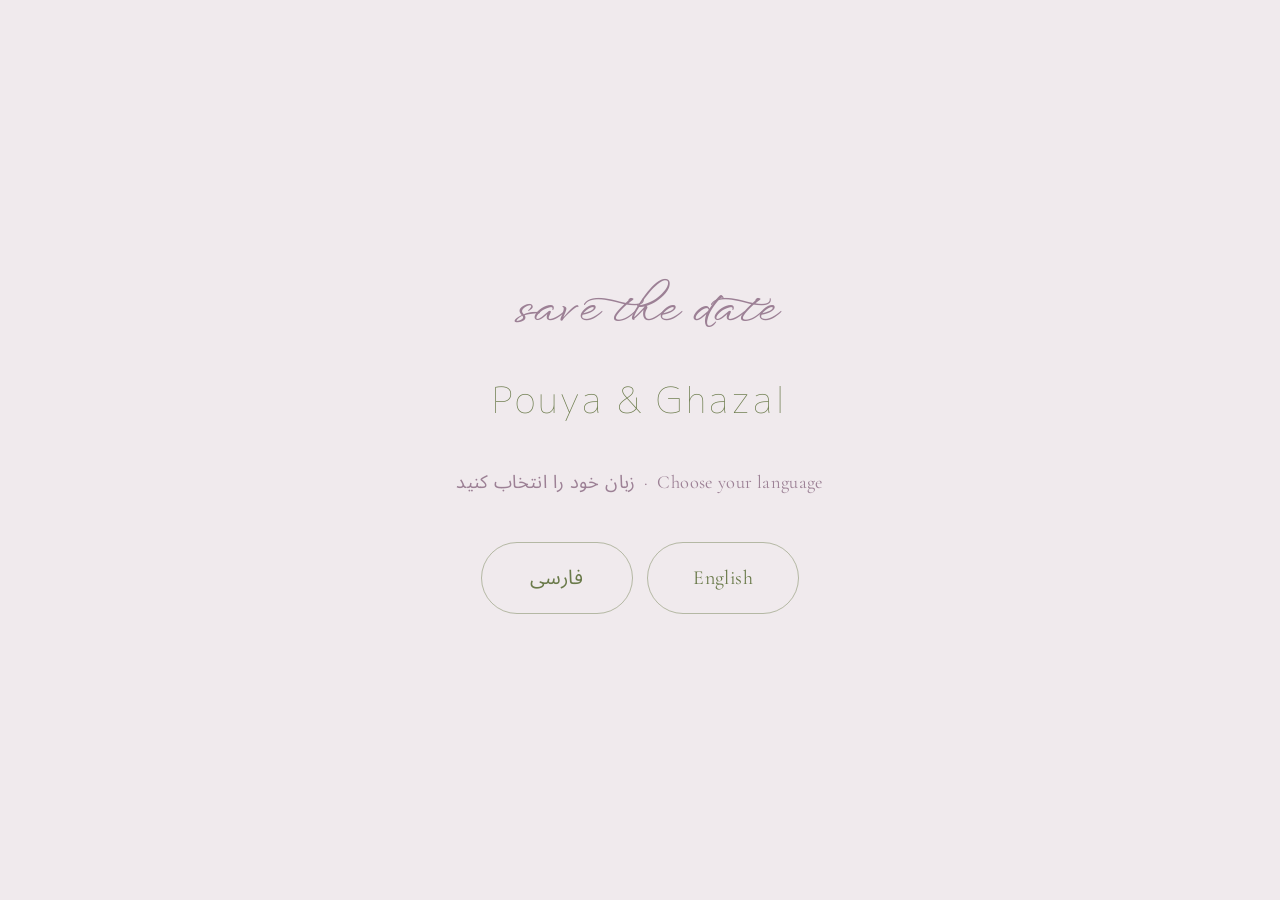
<file: index.html>
<!DOCTYPE html>
<html lang="en">
<head>
  <meta charset="UTF-8">
  <meta name="viewport" content="width=device-width, initial-scale=1.0, viewport-fit=cover, interactive-widget=resizes-content">
  <meta name="format-detection" content="telephone=no">
  <meta name="apple-mobile-web-app-capable" content="yes">
  <meta name="apple-mobile-web-app-status-bar-style" content="default">
  <script>
    (function () {
      function syncAppHeight() {
        var h =
          (window.visualViewport && window.visualViewport.height) ||
          window.innerHeight;
        document.documentElement.style.setProperty(
          "--app-height",
          Math.round(h) + "px"
        );
      }
      syncAppHeight();
      window.addEventListener("resize", syncAppHeight, { passive: true });
      if (window.visualViewport) {
        window.visualViewport.addEventListener("resize", syncAppHeight, {
          passive: true,
        });
      }
    })();
  </script>
  <title>Pouya &amp; Ghazal</title>
  <link rel="preconnect" href="https://fonts.googleapis.com">
  <link rel="preconnect" href="https://fonts.gstatic.com" crossorigin>
  <link href="https://fonts.googleapis.com/css2?family=Cormorant+Garamond:ital,wght@0,400;0,500;1,400&family=WindSong:wght@400;500&family=M+PLUS+1p:wght@100;300;400&family=Noto+Sans+Arabic:wght@100..900&display=swap" rel="stylesheet">
  <style>
    * { box-sizing: border-box; margin: 0; }

    :root {
      --nude-bg: #f0f4ec;
      --nude-panel: rgb(240, 234, 237);
      --nude-text: #6a7a4a;
      --nude-text-soft: #9c8095;
      --viewport-height: 100vh;
      --viewport-height: 100svh;
      --viewport-height: 100dvh;
      --app-height: var(--viewport-height);
    }

    html {
      height: 100%;
      height: -webkit-fill-available;
      height: var(--app-height);
    }

    body {
      min-height: 100%;
      min-height: -webkit-fill-available;
      min-height: var(--app-height);
      display: flex;
      align-items: center;
      justify-content: center;
      padding: max(2rem, env(safe-area-inset-top)) 1.25rem max(2rem, env(safe-area-inset-bottom));
      color: var(--nude-text);
      background: var(--nude-panel);
      -webkit-text-size-adjust: 100%;
      text-size-adjust: 100%;
      -webkit-tap-highlight-color: transparent;
    }

    .chooser {
      display: flex;
      flex-direction: column;
      align-items: center;
      gap: 2.25rem;
      text-align: center;
      animation: chooser-fade-in 0.9s ease both;
    }

    @keyframes chooser-fade-in {
      from { opacity: 0; transform: translateY(10px); }
      to { opacity: 1; transform: translateY(0); }
    }

    .chooser__script {
      font-family: "WindSong", cursive;
      font-weight: 500;
      font-size: clamp(1.9rem, 8vw, 2.9rem);
      color: var(--nude-text-soft);
      line-height: 1.1;
    }

    .chooser__names {
      font-family: "M PLUS 1p", sans-serif;
      font-weight: 100;
      letter-spacing: 0.08em;
      font-size: clamp(1.5rem, 6vw, 2.25rem);
      color: var(--nude-text);
    }

    .chooser__prompt {
      font-family: "Cormorant Garamond", Georgia, serif;
      font-size: clamp(1rem, 3.4vw, 1.15rem);
      letter-spacing: 0.02em;
      color: var(--nude-text-soft);
    }

    .chooser__prompt span[lang="fa"] {
      font-family: "Noto Sans Arabic", sans-serif;
    }

    .chooser__actions {
      display: flex;
      flex-wrap: wrap;
      justify-content: center;
      gap: 0.9rem;
      margin-top: 0.25rem;
    }

    .chooser__link {
      display: inline-flex;
      align-items: center;
      justify-content: center;
      min-width: 9.5rem;
      padding: 0.85rem 2rem;
      border-radius: 999px;
      border: 1px solid color-mix(in srgb, var(--nude-text) 45%, transparent);
      background: transparent;
      color: var(--nude-text);
      font-size: clamp(1.05rem, 3.4vw, 1.25rem);
      letter-spacing: 0.02em;
      text-decoration: none;
      transition:
        background 0.35s ease,
        color 0.35s ease,
        border-color 0.35s ease;
    }

    .chooser__link:hover,
    .chooser__link:focus-visible {
      background: var(--nude-text);
      color: var(--nude-panel);
      border-color: var(--nude-text);
      outline: none;
    }

    .chooser__link--fa {
      font-family: "Noto Sans Arabic", sans-serif;
    }

    .chooser__link--en {
      font-family: "Cormorant Garamond", Georgia, serif;
    }
  </style>
</head>
<body>
  <main class="chooser">
    <p class="chooser__script">save the date</p>
    <h1 class="chooser__names">Pouya &amp; Ghazal</h1>
    <p class="chooser__prompt">
      <span lang="fa" dir="rtl">زبان خود را انتخاب کنید</span>
      &nbsp;·&nbsp;
      <span lang="en">Choose your language</span>
    </p>
    <div class="chooser__actions">
      <a class="chooser__link chooser__link--fa" href="fa/index.html" lang="fa" dir="rtl">فارسی</a>
      <a class="chooser__link chooser__link--en" href="en/index.html" lang="en" dir="ltr">English</a>
    </div>
  </main>
</body>
</html>
</file>
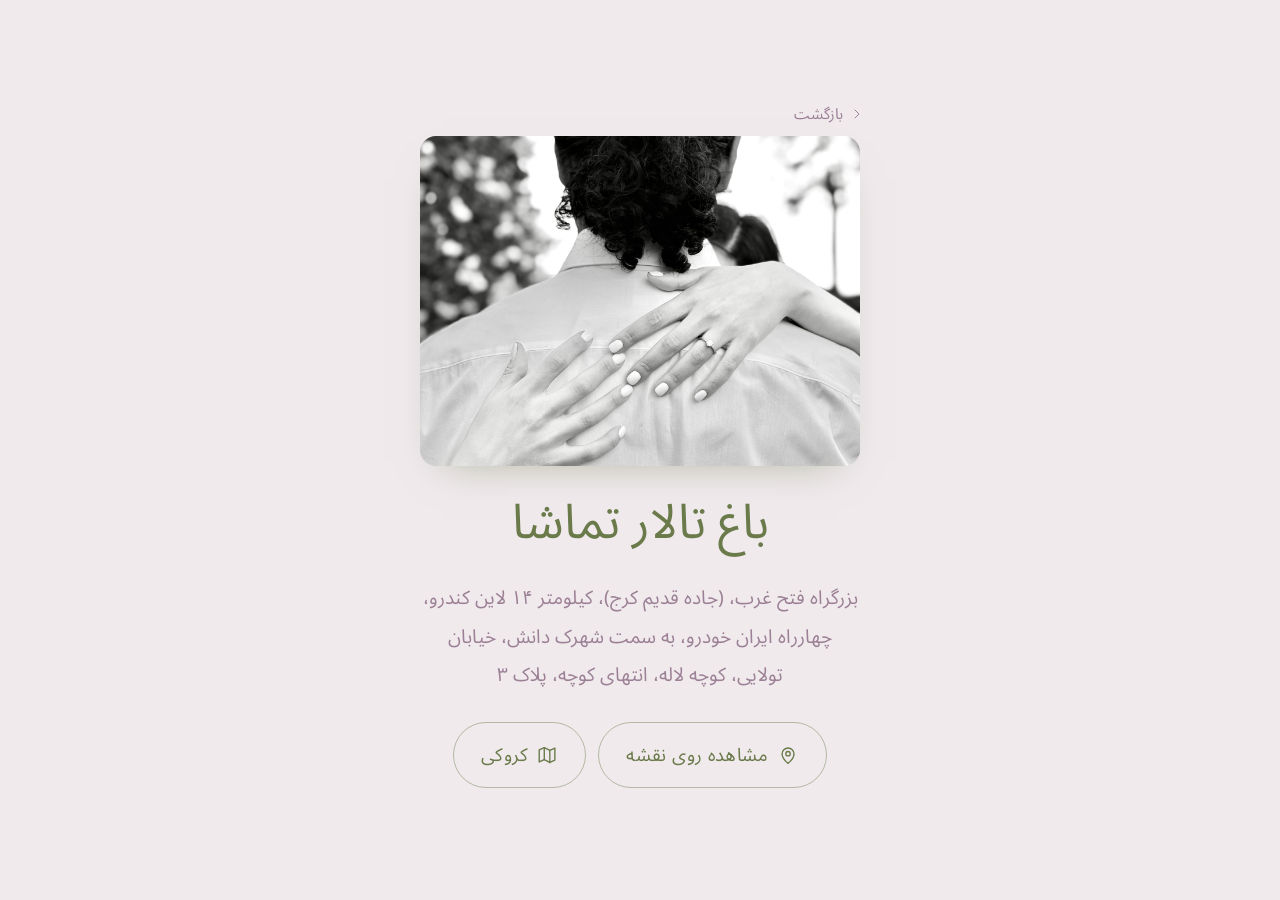
<file: address.html>
<!DOCTYPE html>
<html lang="fa" dir="rtl">
<head>
  <meta charset="UTF-8">
  <meta name="viewport" content="width=device-width, initial-scale=1.0, viewport-fit=cover, interactive-widget=resizes-content">
  <meta name="format-detection" content="telephone=no">
  <meta name="apple-mobile-web-app-capable" content="yes">
  <meta name="apple-mobile-web-app-status-bar-style" content="default">
  <script>
    (function () {
      function syncAppHeight() {
        var h =
          (window.visualViewport && window.visualViewport.height) ||
          window.innerHeight;
        document.documentElement.style.setProperty(
          "--app-height",
          Math.round(h) + "px"
        );
      }
      syncAppHeight();
      window.addEventListener("resize", syncAppHeight, { passive: true });
      if (window.visualViewport) {
        window.visualViewport.addEventListener("resize", syncAppHeight, {
          passive: true,
        });
      }
    })();
  </script>
  <title>آدرس · Pouya &amp; Ghazal</title>
  <link rel="preconnect" href="https://fonts.googleapis.com">
  <link rel="preconnect" href="https://fonts.gstatic.com" crossorigin>
  <link href="https://fonts.googleapis.com/css2?family=Cormorant+Garamond:ital,wght@0,400;0,500;1,400&family=WindSong:wght@400;500&family=M+PLUS+1p:wght@100;300;400&family=Noto+Sans+Arabic:wght@100..900&display=swap" rel="stylesheet">
  <link rel="stylesheet" href="styles.css">
</head>
<body class="address-body">
  <main class="address">
    <a class="address__back" href="index.html" lang="fa" dir="rtl" aria-label="بازگشت">
      <svg class="address__back-icon" viewBox="0 0 24 24" fill="none" stroke="currentColor" stroke-width="1.5" stroke-linecap="round" stroke-linejoin="round" aria-hidden="true">
        <path d="M9 6l6 6-6 6"></path>
      </svg>
      <span>بازگشت</span>
    </a>

    <figure class="address__photo">
      <img src="IMG_3947.jpg" alt="باغ تالار تماشا">
    </figure>

    <h1 class="address__title">باغ تالار تماشا</h1>

    <p class="address__text">بزرگراه فتح غرب، (جاده قدیم کرج)، کیلومتر ۱۴ لاین کندرو، چهارراه ایران خودرو، به سمت شهرک دانش، خیابان تولایی، کوچه لاله، انتهای کوچه، پلاک ۳</p>

    <div class="address__actions">
      <a class="address__map-link" href="https://www.google.com/maps/place/Tamasha+Garden+Hall/@35.6993326,51.1834654,17z/data=!3m1!4b1!4m6!3m5!1s0x3f8dfbdd324c76e1:0x72a9f5f7cf08e6ee!8m2!3d35.6993326!4d51.1834654!16s%2Fg%2F11fq87d4g2" target="_blank" rel="noopener noreferrer">
        <svg class="address__map-icon" viewBox="0 0 24 24" fill="none" stroke="currentColor" stroke-width="1.5" stroke-linecap="round" stroke-linejoin="round" aria-hidden="true">
          <path d="M12 21s-6.5-5.4-6.5-10.2A6.5 6.5 0 0 1 12 4.3a6.5 6.5 0 0 1 6.5 6.5C18.5 15.6 12 21 12 21z"></path>
          <circle cx="12" cy="10.5" r="2.4"></circle>
        </svg>
        <span>مشاهده روی نقشه</span>
      </a>

      <a class="address__map-link" href="korooki.html">
        <svg class="address__map-icon" viewBox="0 0 24 24" fill="none" stroke="currentColor" stroke-width="1.5" stroke-linecap="round" stroke-linejoin="round" aria-hidden="true">
          <path d="M3.5 6.5l5.5-2.5 6 3 5.5-2.5v13l-5.5 2.5-6-3-5.5 2.5v-13z"></path>
          <path d="M9 4v13"></path>
          <path d="M15 7.5v13"></path>
        </svg>
        <span>کروکی</span>
      </a>
    </div>
  </main>
</body>
</html>
</file>
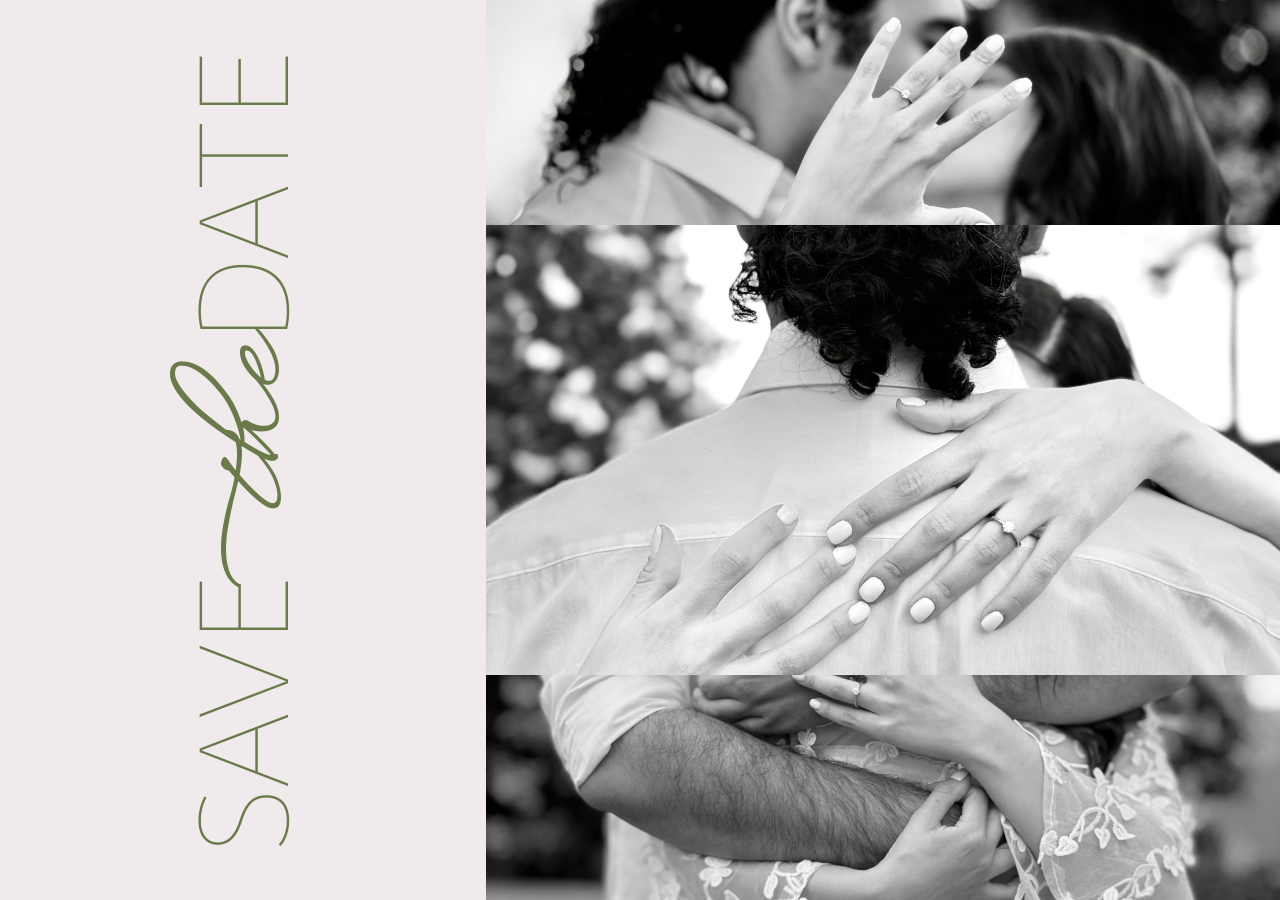
<file: index-en.html>
<!DOCTYPE html>
<html lang="en" dir="ltr">
<head>
  <meta charset="UTF-8">
  <meta name="viewport" content="width=device-width, initial-scale=1.0, viewport-fit=cover">
  <title>Pouya &amp; Ghazal</title>
  <link rel="preconnect" href="https://fonts.googleapis.com">
  <link rel="preconnect" href="https://fonts.gstatic.com" crossorigin>
  <link href="https://fonts.googleapis.com/css2?family=Cormorant+Garamond:ital,wght@0,400;0,500;1,400&family=WindSong:wght@400;500&family=M+PLUS+1p:wght@100;300&display=swap" rel="stylesheet">
  <link rel="stylesheet" href="styles.css">
</head>
<body class="is-intro-pending is-spiral-active">
  <div class="intro-spiral-prelude" aria-hidden="true">
    <div class="intro-spiral-prelude__stage">
      <div class="intro-spiral-prelude__arm intro-spiral-prelude__arm--a">
        <span class="intro-spiral-prelude__orb"></span>
      </div>
      <div class="intro-spiral-prelude__arm intro-spiral-prelude__arm--b">
        <span class="intro-spiral-prelude__orb"></span>
      </div>
      <span class="intro-spiral-prelude__merge"></span>
    </div>
  </div>
  <main class="invitation">
    <section class="invitation__copy-column">
      <div class="copy-row">
        <div class="headline-stack">
          <h1 class="headline headline--sans">SAVE</h1>
          <h1 class="headline headline--script headline--the-offset">the</h1>
          <h1 class="headline headline--sans">DATE</h1>
          <div class="intro-reveal-overlay" aria-hidden="true"></div>
        </div>
        <p class="event-details" data-event-details="Pooya &amp; Ghazal · August 29 2026">Pooya &amp; Ghazal · August 29 2026</p>
      </div>
    </section>

    <section class="invitation__photo-column" aria-label="Photos">
      <figure class="photo-frame photo-frame--compact">
        <img src="IMG_3901.jpg" alt="" loading="eager">
      </figure>
      <figure class="photo-frame photo-frame--featured" id="featured-photo">
        <img src="IMG_3947.jpg" alt="" loading="eager">
      </figure>
      <figure class="photo-frame photo-frame--compact">
        <img src="IMG_3905.jpg" alt="" loading="eager">
      </figure>
      <div class="intro-reveal-overlay" aria-hidden="true"></div>
    </section>
  </main>
  <script src="intro-en.js" defer></script>
</body>
</html>
</file>
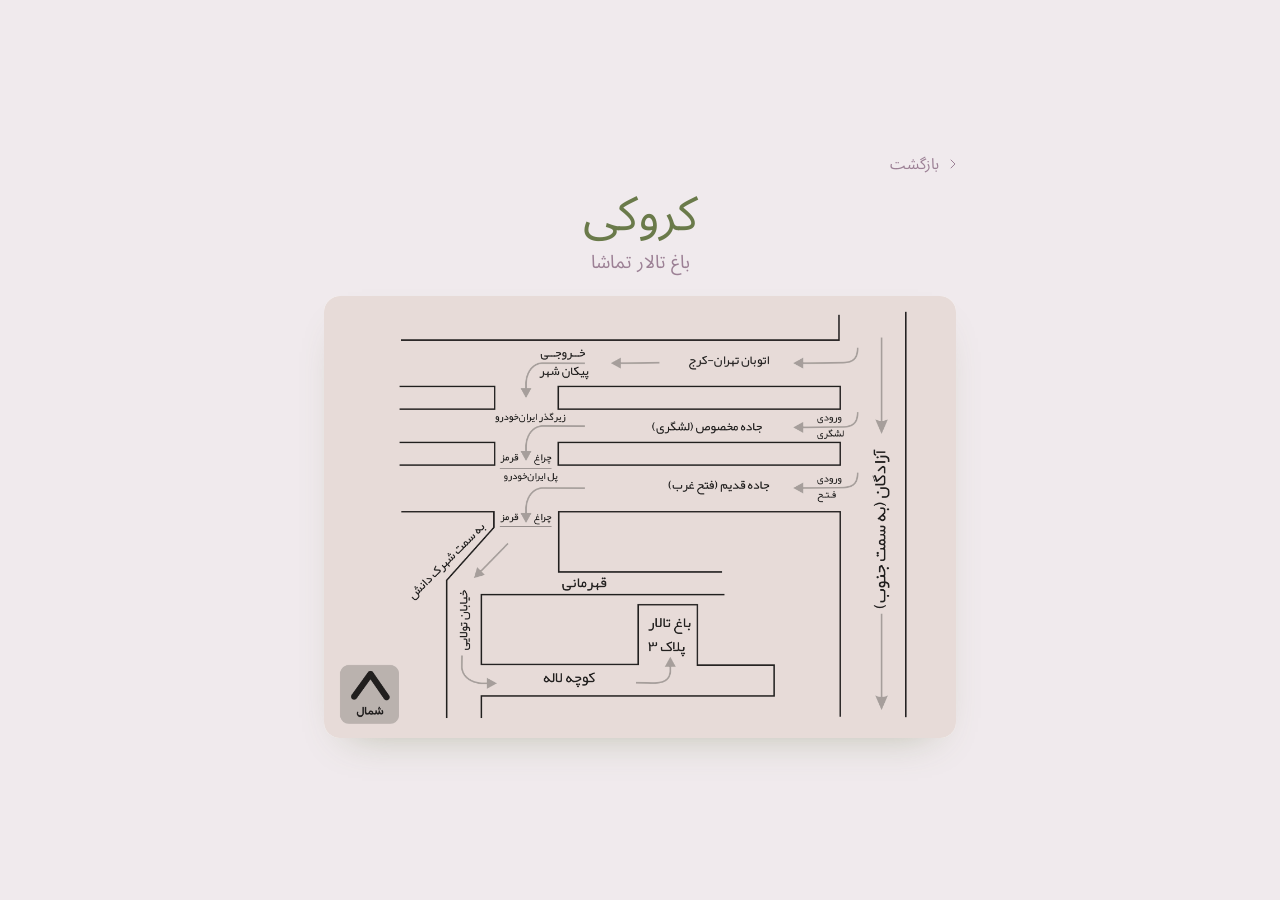
<file: korooki.html>
<!DOCTYPE html>
<html lang="fa" dir="rtl">
<head>
  <meta charset="UTF-8">
  <meta name="viewport" content="width=device-width, initial-scale=1.0, viewport-fit=cover, interactive-widget=resizes-content">
  <meta name="format-detection" content="telephone=no">
  <meta name="apple-mobile-web-app-capable" content="yes">
  <meta name="apple-mobile-web-app-status-bar-style" content="default">
  <script>
    (function () {
      function syncAppHeight() {
        var h =
          (window.visualViewport && window.visualViewport.height) ||
          window.innerHeight;
        document.documentElement.style.setProperty(
          "--app-height",
          Math.round(h) + "px"
        );
      }
      syncAppHeight();
      window.addEventListener("resize", syncAppHeight, { passive: true });
      if (window.visualViewport) {
        window.visualViewport.addEventListener("resize", syncAppHeight, {
          passive: true,
        });
      }
    })();
  </script>
  <title>کروکی · Pouya &amp; Ghazal</title>
  <link rel="preconnect" href="https://fonts.googleapis.com">
  <link rel="preconnect" href="https://fonts.gstatic.com" crossorigin>
  <link href="https://fonts.googleapis.com/css2?family=Cormorant+Garamond:ital,wght@0,400;0,500;1,400&family=WindSong:wght@400;500&family=M+PLUS+1p:wght@100;300;400&family=Noto+Sans+Arabic:wght@100..900&display=swap" rel="stylesheet">
  <link rel="stylesheet" href="styles.css">
</head>
<body class="address-body">
  <main class="address address--korooki">
    <a class="address__back" href="address.html" lang="fa" dir="rtl" aria-label="بازگشت به آدرس">
      <svg class="address__back-icon" viewBox="0 0 24 24" fill="none" stroke="currentColor" stroke-width="1.5" stroke-linecap="round" stroke-linejoin="round" aria-hidden="true">
        <path d="M9 6l6 6-6 6"></path>
      </svg>
      <span>بازگشت</span>
    </a>

    <h1 class="address__title">کروکی</h1>
    <p class="address__subtitle">باغ تالار تماشا</p>

    <figure class="address__korooki" aria-label="کروکی مسیر باغ تالار تماشا">
      <img src="korooki.png" alt="کروکی مسیر رسیدن به باغ تالار تماشا" decoding="async">
      <span class="address__korooki-wash" aria-hidden="true"></span>
    </figure>
  </main>
</body>
</html>
</file>
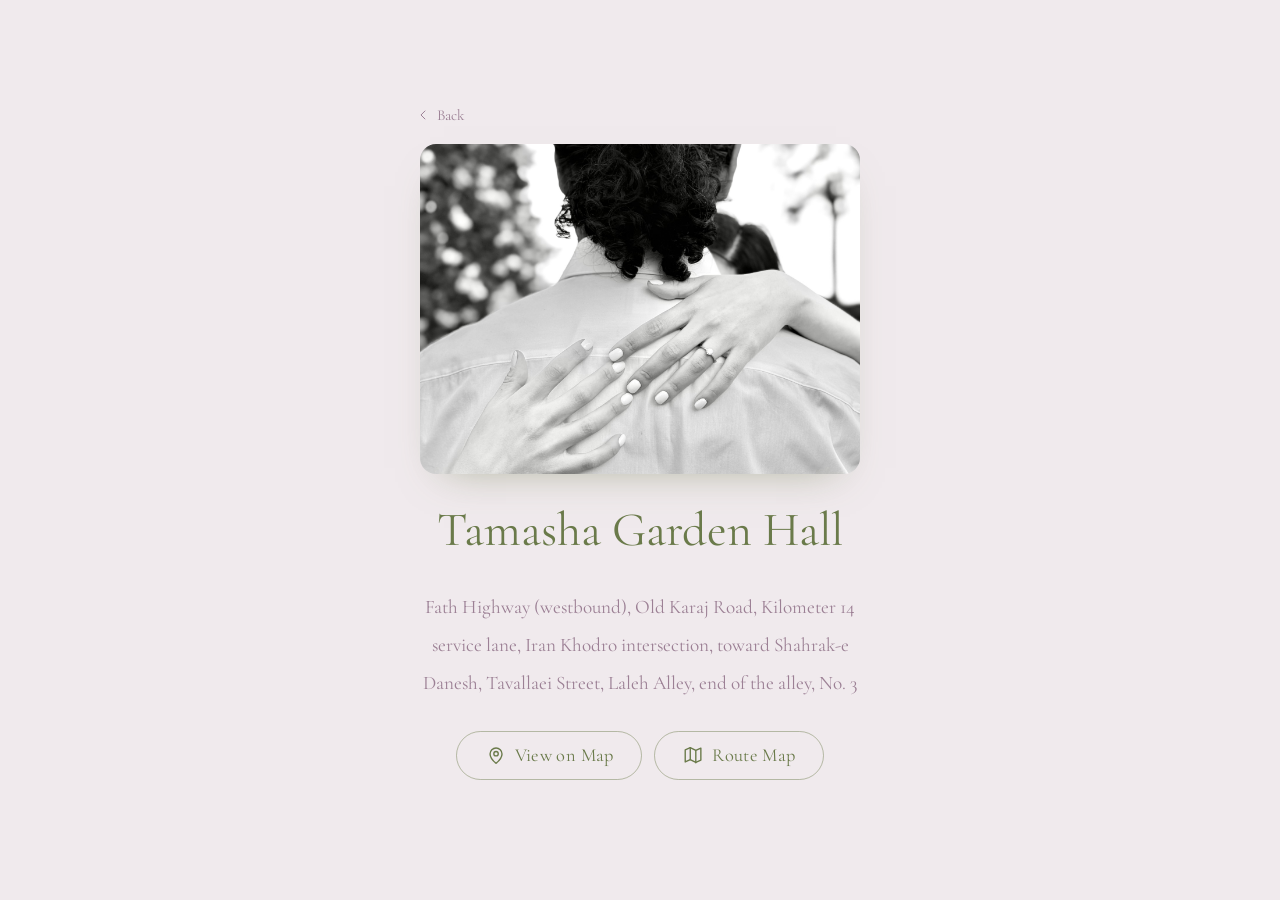
<file: en/address.html>
<!DOCTYPE html>
<html lang="en" dir="ltr">
<head>
  <meta charset="UTF-8">
  <meta name="viewport" content="width=device-width, initial-scale=1.0, viewport-fit=cover, interactive-widget=resizes-content">
  <meta name="format-detection" content="telephone=no">
  <meta name="apple-mobile-web-app-capable" content="yes">
  <meta name="apple-mobile-web-app-status-bar-style" content="default">
  <script>
    (function () {
      function syncAppHeight() {
        var h =
          (window.visualViewport && window.visualViewport.height) ||
          window.innerHeight;
        document.documentElement.style.setProperty(
          "--app-height",
          Math.round(h) + "px"
        );
      }
      syncAppHeight();
      window.addEventListener("resize", syncAppHeight, { passive: true });
      if (window.visualViewport) {
        window.visualViewport.addEventListener("resize", syncAppHeight, {
          passive: true,
        });
      }
    })();
  </script>
  <title>Address · Pouya &amp; Ghazal</title>
  <link rel="preconnect" href="https://fonts.googleapis.com">
  <link rel="preconnect" href="https://fonts.gstatic.com" crossorigin>
  <link href="https://fonts.googleapis.com/css2?family=Cormorant+Garamond:ital,wght@0,400;0,500;1,400&family=WindSong:wght@400;500&family=M+PLUS+1p:wght@100;300;400&family=Noto+Sans+Arabic:wght@100..900&display=swap" rel="stylesheet">
  <link rel="stylesheet" href="../assets/styles.css">
</head>
<body class="address-body">
  <main class="address">
    <a class="address__back" href="index.html" lang="en" dir="ltr" aria-label="Back">
      <svg class="address__back-icon" viewBox="0 0 24 24" fill="none" stroke="currentColor" stroke-width="1.5" stroke-linecap="round" stroke-linejoin="round" aria-hidden="true">
        <path d="M15 6l-6 6 6 6"></path>
      </svg>
      <span>Back</span>
    </a>

    <figure class="address__photo">
      <img src="../assets/IMG_3947.jpg" alt="Tamasha Garden Hall">
    </figure>

    <h1 class="address__title">Tamasha Garden Hall</h1>

    <p class="address__text">Fath Highway (westbound), Old Karaj Road, Kilometer 14 service lane, Iran Khodro intersection, toward Shahrak-e Danesh, Tavallaei Street, Laleh Alley, end of the alley, No. 3</p>

    <div class="address__actions">
      <a class="address__map-link" href="https://www.google.com/maps/place/Tamasha+Garden+Hall/@35.6993326,51.1834654,17z/data=!3m1!4b1!4m6!3m5!1s0x3f8dfbdd324c76e1:0x72a9f5f7cf08e6ee!8m2!3d35.6993326!4d51.1834654!16s%2Fg%2F11fq87d4g2" target="_blank" rel="noopener noreferrer">
        <svg class="address__map-icon" viewBox="0 0 24 24" fill="none" stroke="currentColor" stroke-width="1.5" stroke-linecap="round" stroke-linejoin="round" aria-hidden="true">
          <path d="M12 21s-6.5-5.4-6.5-10.2A6.5 6.5 0 0 1 12 4.3a6.5 6.5 0 0 1 6.5 6.5C18.5 15.6 12 21 12 21z"></path>
          <circle cx="12" cy="10.5" r="2.4"></circle>
        </svg>
        <span>View on Map</span>
      </a>

      <a class="address__map-link" href="korooki.html">
        <svg class="address__map-icon" viewBox="0 0 24 24" fill="none" stroke="currentColor" stroke-width="1.5" stroke-linecap="round" stroke-linejoin="round" aria-hidden="true">
          <path d="M3.5 6.5l5.5-2.5 6 3 5.5-2.5v13l-5.5 2.5-6-3-5.5 2.5v-13z"></path>
          <path d="M9 4v13"></path>
          <path d="M15 7.5v13"></path>
        </svg>
        <span>Route Map</span>
      </a>
    </div>
  </main>
</body>
</html>
</file>
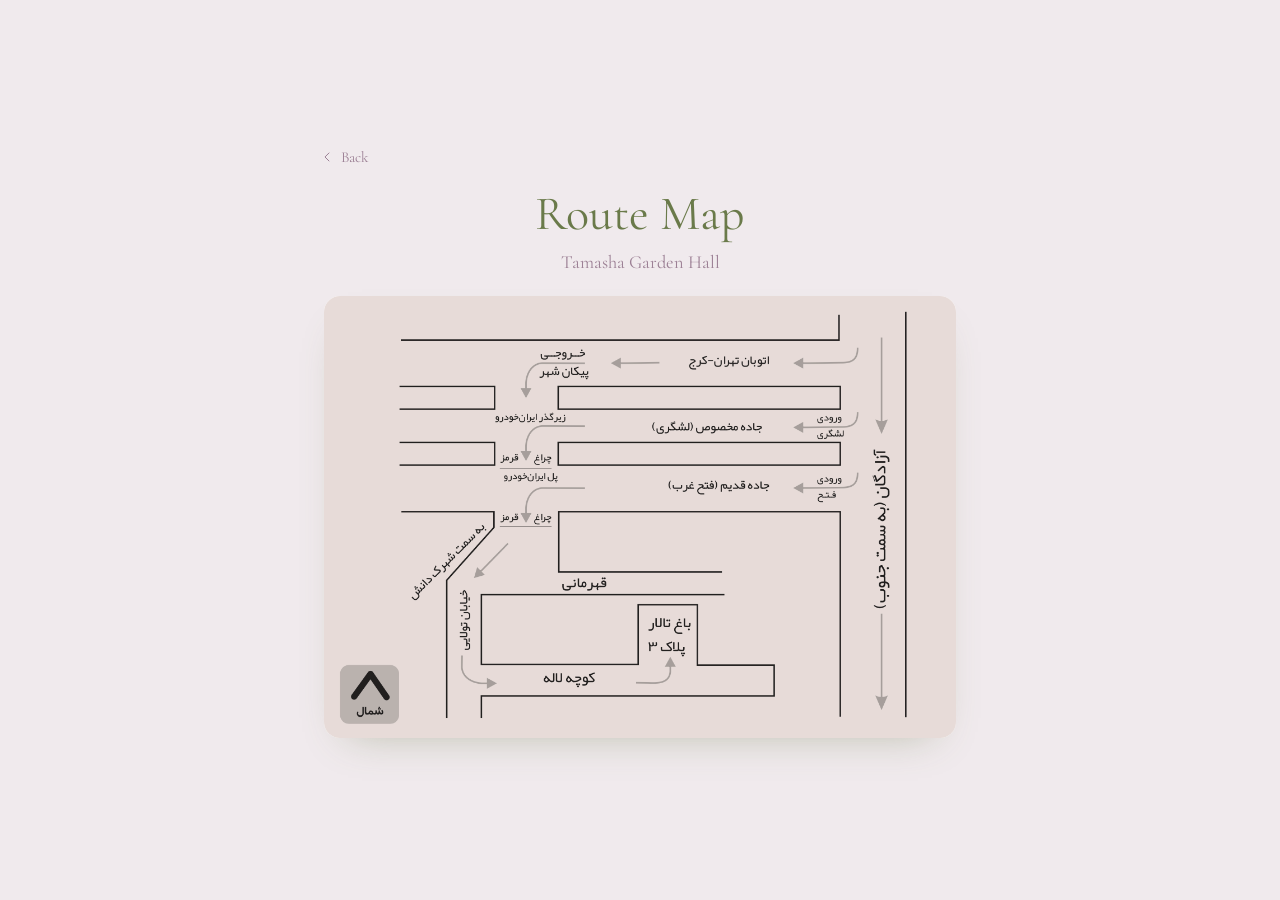
<file: en/korooki.html>
<!DOCTYPE html>
<html lang="en" dir="ltr">
<head>
  <meta charset="UTF-8">
  <meta name="viewport" content="width=device-width, initial-scale=1.0, viewport-fit=cover, interactive-widget=resizes-content">
  <meta name="format-detection" content="telephone=no">
  <meta name="apple-mobile-web-app-capable" content="yes">
  <meta name="apple-mobile-web-app-status-bar-style" content="default">
  <script>
    (function () {
      function syncAppHeight() {
        var h =
          (window.visualViewport && window.visualViewport.height) ||
          window.innerHeight;
        document.documentElement.style.setProperty(
          "--app-height",
          Math.round(h) + "px"
        );
      }
      syncAppHeight();
      window.addEventListener("resize", syncAppHeight, { passive: true });
      if (window.visualViewport) {
        window.visualViewport.addEventListener("resize", syncAppHeight, {
          passive: true,
        });
      }
    })();
  </script>
  <title>Route Map · Pouya &amp; Ghazal</title>
  <link rel="preconnect" href="https://fonts.googleapis.com">
  <link rel="preconnect" href="https://fonts.gstatic.com" crossorigin>
  <link href="https://fonts.googleapis.com/css2?family=Cormorant+Garamond:ital,wght@0,400;0,500;1,400&family=WindSong:wght@400;500&family=M+PLUS+1p:wght@100;300;400&family=Noto+Sans+Arabic:wght@100..900&display=swap" rel="stylesheet">
  <link rel="stylesheet" href="../assets/styles.css">
</head>
<body class="address-body">
  <main class="address address--korooki">
    <a class="address__back" href="address.html" lang="en" dir="ltr" aria-label="Back to address">
      <svg class="address__back-icon" viewBox="0 0 24 24" fill="none" stroke="currentColor" stroke-width="1.5" stroke-linecap="round" stroke-linejoin="round" aria-hidden="true">
        <path d="M15 6l-6 6 6 6"></path>
      </svg>
      <span>Back</span>
    </a>

    <h1 class="address__title">Route Map</h1>
    <p class="address__subtitle">Tamasha Garden Hall</p>

    <figure class="address__korooki" aria-label="Route map to Tamasha Garden Hall">
      <img src="../assets/korooki.png" alt="Route map showing directions to Tamasha Garden Hall" decoding="async">
      <span class="address__korooki-wash" aria-hidden="true"></span>
    </figure>
  </main>
</body>
</html>
</file>
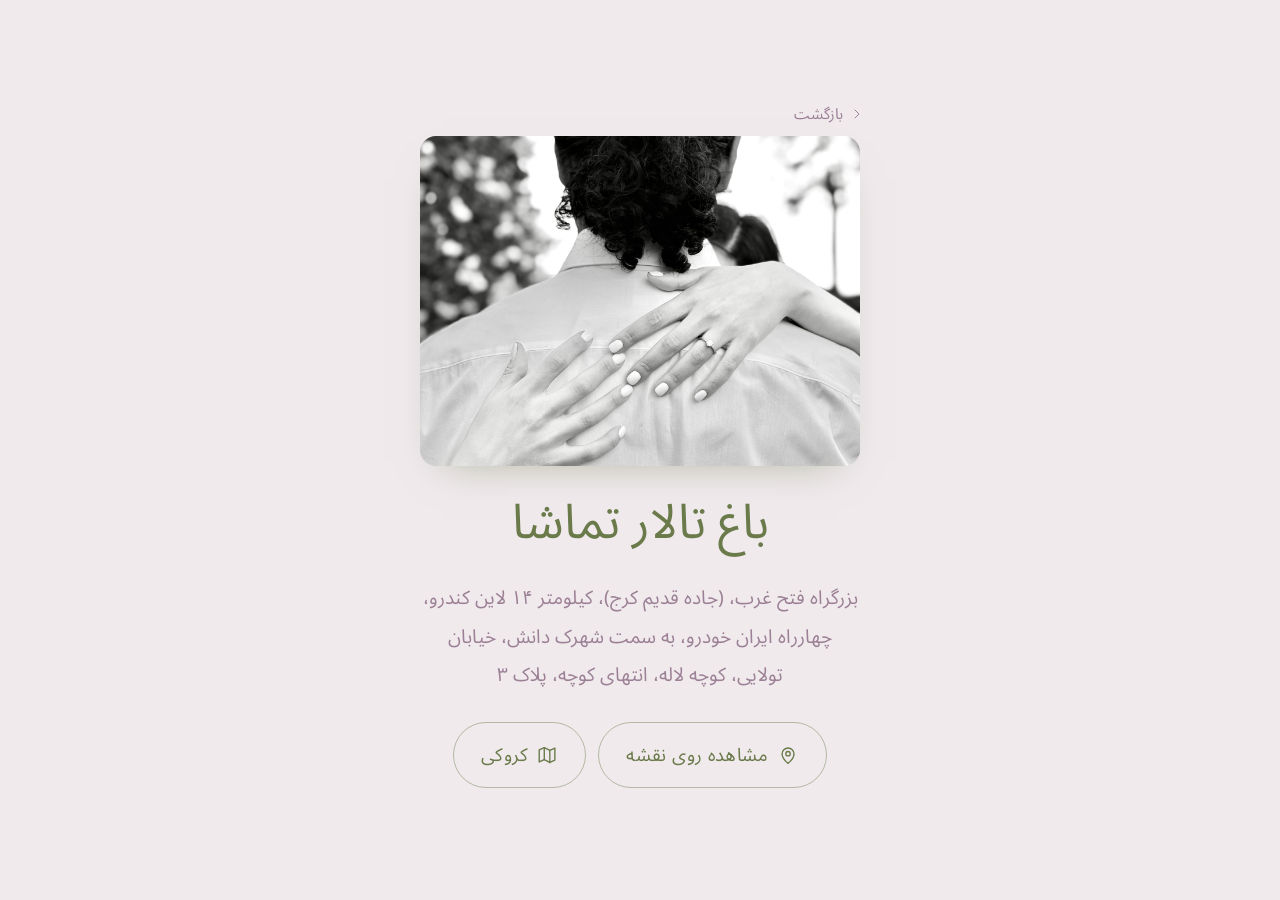
<file: fa/address.html>
<!DOCTYPE html>
<html lang="fa" dir="rtl">
<head>
  <meta charset="UTF-8">
  <meta name="viewport" content="width=device-width, initial-scale=1.0, viewport-fit=cover, interactive-widget=resizes-content">
  <meta name="format-detection" content="telephone=no">
  <meta name="apple-mobile-web-app-capable" content="yes">
  <meta name="apple-mobile-web-app-status-bar-style" content="default">
  <script>
    (function () {
      function syncAppHeight() {
        var h =
          (window.visualViewport && window.visualViewport.height) ||
          window.innerHeight;
        document.documentElement.style.setProperty(
          "--app-height",
          Math.round(h) + "px"
        );
      }
      syncAppHeight();
      window.addEventListener("resize", syncAppHeight, { passive: true });
      if (window.visualViewport) {
        window.visualViewport.addEventListener("resize", syncAppHeight, {
          passive: true,
        });
      }
    })();
  </script>
  <title>آدرس · Pouya &amp; Ghazal</title>
  <link rel="preconnect" href="https://fonts.googleapis.com">
  <link rel="preconnect" href="https://fonts.gstatic.com" crossorigin>
  <link href="https://fonts.googleapis.com/css2?family=Cormorant+Garamond:ital,wght@0,400;0,500;1,400&family=WindSong:wght@400;500&family=M+PLUS+1p:wght@100;300;400&family=Noto+Sans+Arabic:wght@100..900&display=swap" rel="stylesheet">
  <link rel="stylesheet" href="../assets/styles.css">
</head>
<body class="address-body">
  <main class="address">
    <a class="address__back" href="index.html" lang="fa" dir="rtl" aria-label="بازگشت">
      <svg class="address__back-icon" viewBox="0 0 24 24" fill="none" stroke="currentColor" stroke-width="1.5" stroke-linecap="round" stroke-linejoin="round" aria-hidden="true">
        <path d="M9 6l6 6-6 6"></path>
      </svg>
      <span>بازگشت</span>
    </a>

    <figure class="address__photo">
      <img src="../assets/IMG_3947.jpg" alt="باغ تالار تماشا">
    </figure>

    <h1 class="address__title">باغ تالار تماشا</h1>

    <p class="address__text">بزرگراه فتح غرب، (جاده قدیم کرج)، کیلومتر ۱۴ لاین کندرو، چهارراه ایران خودرو، به سمت شهرک دانش، خیابان تولایی، کوچه لاله، انتهای کوچه، پلاک ۳</p>

    <div class="address__actions">
      <a class="address__map-link" href="https://www.google.com/maps/place/Tamasha+Garden+Hall/@35.6993326,51.1834654,17z/data=!3m1!4b1!4m6!3m5!1s0x3f8dfbdd324c76e1:0x72a9f5f7cf08e6ee!8m2!3d35.6993326!4d51.1834654!16s%2Fg%2F11fq87d4g2" target="_blank" rel="noopener noreferrer">
        <svg class="address__map-icon" viewBox="0 0 24 24" fill="none" stroke="currentColor" stroke-width="1.5" stroke-linecap="round" stroke-linejoin="round" aria-hidden="true">
          <path d="M12 21s-6.5-5.4-6.5-10.2A6.5 6.5 0 0 1 12 4.3a6.5 6.5 0 0 1 6.5 6.5C18.5 15.6 12 21 12 21z"></path>
          <circle cx="12" cy="10.5" r="2.4"></circle>
        </svg>
        <span>مشاهده روی نقشه</span>
      </a>

      <a class="address__map-link" href="korooki.html">
        <svg class="address__map-icon" viewBox="0 0 24 24" fill="none" stroke="currentColor" stroke-width="1.5" stroke-linecap="round" stroke-linejoin="round" aria-hidden="true">
          <path d="M3.5 6.5l5.5-2.5 6 3 5.5-2.5v13l-5.5 2.5-6-3-5.5 2.5v-13z"></path>
          <path d="M9 4v13"></path>
          <path d="M15 7.5v13"></path>
        </svg>
        <span>کروکی</span>
      </a>
    </div>
  </main>
</body>
</html>
</file>
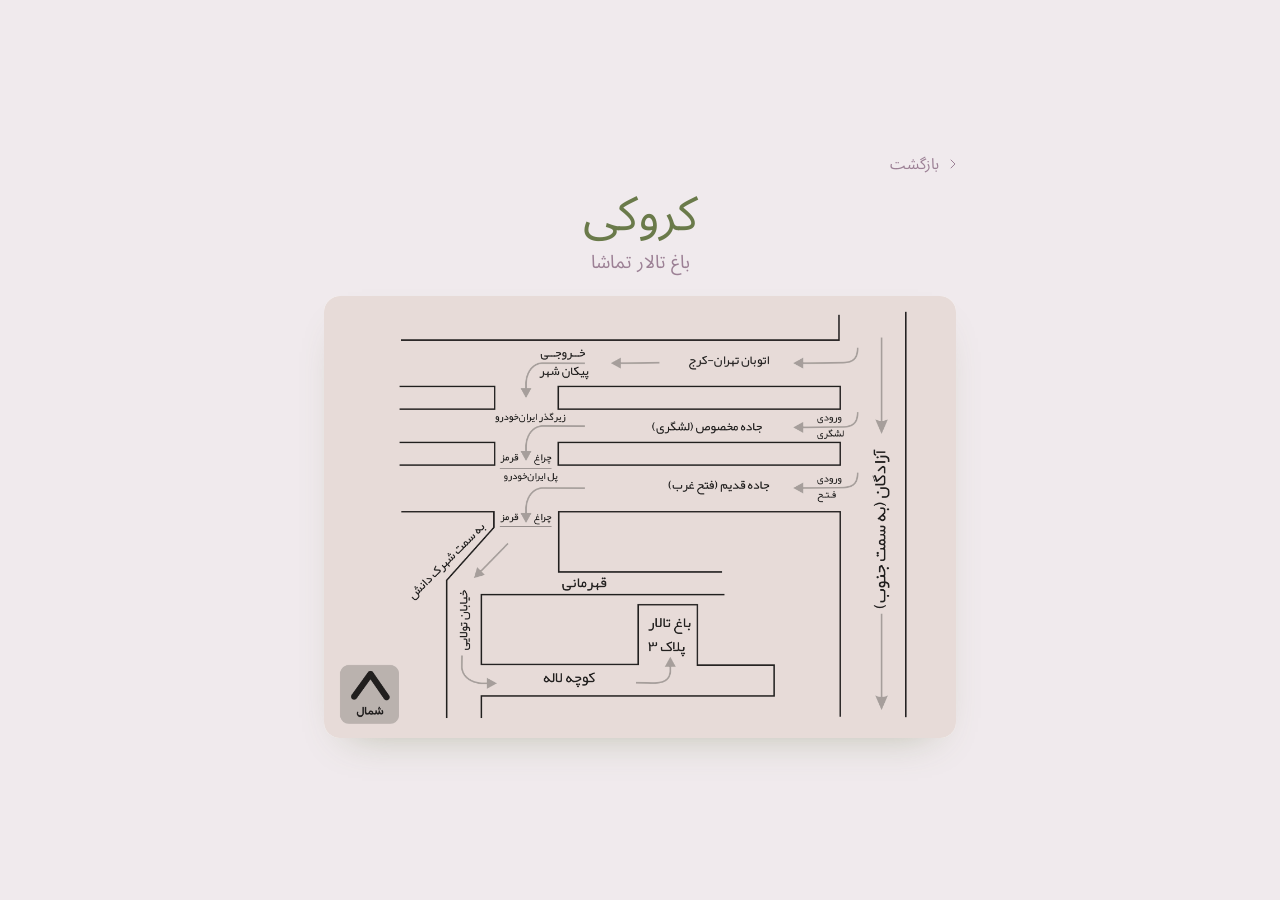
<file: fa/korooki.html>
<!DOCTYPE html>
<html lang="fa" dir="rtl">
<head>
  <meta charset="UTF-8">
  <meta name="viewport" content="width=device-width, initial-scale=1.0, viewport-fit=cover, interactive-widget=resizes-content">
  <meta name="format-detection" content="telephone=no">
  <meta name="apple-mobile-web-app-capable" content="yes">
  <meta name="apple-mobile-web-app-status-bar-style" content="default">
  <script>
    (function () {
      function syncAppHeight() {
        var h =
          (window.visualViewport && window.visualViewport.height) ||
          window.innerHeight;
        document.documentElement.style.setProperty(
          "--app-height",
          Math.round(h) + "px"
        );
      }
      syncAppHeight();
      window.addEventListener("resize", syncAppHeight, { passive: true });
      if (window.visualViewport) {
        window.visualViewport.addEventListener("resize", syncAppHeight, {
          passive: true,
        });
      }
    })();
  </script>
  <title>کروکی · Pouya &amp; Ghazal</title>
  <link rel="preconnect" href="https://fonts.googleapis.com">
  <link rel="preconnect" href="https://fonts.gstatic.com" crossorigin>
  <link href="https://fonts.googleapis.com/css2?family=Cormorant+Garamond:ital,wght@0,400;0,500;1,400&family=WindSong:wght@400;500&family=M+PLUS+1p:wght@100;300;400&family=Noto+Sans+Arabic:wght@100..900&display=swap" rel="stylesheet">
  <link rel="stylesheet" href="../assets/styles.css">
</head>
<body class="address-body">
  <main class="address address--korooki">
    <a class="address__back" href="address.html" lang="fa" dir="rtl" aria-label="بازگشت به آدرس">
      <svg class="address__back-icon" viewBox="0 0 24 24" fill="none" stroke="currentColor" stroke-width="1.5" stroke-linecap="round" stroke-linejoin="round" aria-hidden="true">
        <path d="M9 6l6 6-6 6"></path>
      </svg>
      <span>بازگشت</span>
    </a>

    <h1 class="address__title">کروکی</h1>
    <p class="address__subtitle">باغ تالار تماشا</p>

    <figure class="address__korooki" aria-label="کروکی مسیر باغ تالار تماشا">
      <img src="../assets/korooki.png" alt="کروکی مسیر رسیدن به باغ تالار تماشا" decoding="async">
      <span class="address__korooki-wash" aria-hidden="true"></span>
    </figure>
  </main>
</body>
</html>
</file>
<file: styles.css>
/* ==========================================================================
   Reset & box model
   ========================================================================== */

* {
  box-sizing: border-box;
  margin: 0;
}

/* ==========================================================================
   Design tokens
   ========================================================================== */

:root {
  --nude-bg: #f0f4ec;
  --nude-panel: rgb(240, 234, 237);
  --nude-text: #6a7a4a;
  --nude-text-soft: #9c8095;
  --intro-reveal-duration: 4s;
  --intro-reveal-delay: 0ms;
  --intro-spiral-duration: 6s;
  --hero-expand-duration: 3s;
  /* Viewport: JS sets --app-height; fallbacks cover static-load + older browsers */
  --viewport-height: 100vh;
  --viewport-height: 100svh;
  --viewport-height: 100dvh;
  --app-height: var(--viewport-height);
}

/* ==========================================================================
   Typography & Language System
   ========================================================================== */

[dir="ltr"] {
  direction: ltr;
}

[dir="rtl"] {
  direction: rtl;
}

[lang="en"] {
  font-family: "Cormorant Garamond", Georgia, "Times New Roman", serif;
}

[lang="fa"] {
  font-family: "Noto Sans Arabic", sans-serif;
  font-optical-sizing: auto;
  font-weight: 400; /* Default weight, can be overridden */
  font-style: normal;
  font-variation-settings: "wdth" 100;
}

/* ==========================================================================
   Page shell
   ========================================================================== */

html {
  height: 100%;
  height: -webkit-fill-available;
  height: var(--app-height);
}

body {
  min-height: 100%;
  min-height: -webkit-fill-available;
  min-height: var(--app-height);
  color: var(--nude-text);
  background: var(--nude-bg);
  transition: background-color 0.9s ease;
  -webkit-text-size-adjust: 100%;
  text-size-adjust: 100%;
  -webkit-tap-highlight-color: transparent;
}

body.is-after-spiral {
  background-color: var(--nude-panel);
}

body.is-spiral-active .invitation {
  visibility: hidden;
}

/* ==========================================================================
   Spiral prelude (pre-reveal)
   ========================================================================== */

.intro-spiral-prelude {
  position: fixed;
  inset: 0;
  z-index: 9000;
  display: grid;
  place-items: center;
  background: var(--nude-bg);
  pointer-events: none;
  animation: intro-spiral-prelude-bg var(--intro-spiral-duration) ease-in-out forwards;
}

.intro-spiral-prelude--done {
  opacity: 0;
  visibility: hidden;
}

.intro-spiral-prelude__stage {
  position: relative;
  width: min(72vmin, 72svmin, 28rem);
  height: min(72vmin, 72svmin, 28rem);
}

.intro-spiral-prelude__arm {
  position: absolute;
  top: 50%;
  left: 50%;
  width: 0;
  height: 0;
  transform-origin: center;
  will-change: transform;
}

.intro-spiral-prelude__orb {
  position: absolute;
  top: 0;
  left: 0;
  width: clamp(5.4rem, 19.2vmin, 9.6rem);
  height: clamp(5.4rem, 19.2vmin, 9.6rem);
  border-radius: 50%;
  transform: translate(-50%, -50%);
  background: radial-gradient(
    circle at 42% 38%,
    rgba(156, 128, 149, 0.18),
    rgba(156, 128, 149, 0.07) 58%,
    transparent 78%
  );
  background: radial-gradient(
    circle at 42% 38%,
    color-mix(in srgb, var(--nude-text-soft) 18%, transparent),
    color-mix(in srgb, var(--nude-text-soft) 7%, transparent) 58%,
    transparent 78%
  );
  filter: blur(3px);
  -webkit-filter: blur(3px);
  will-change: transform, opacity;
  animation: intro-spiral-orb-fade var(--intro-spiral-duration) ease-out forwards;
}

.intro-spiral-prelude__arm--a {
  transform: rotate(0deg) translateX(40.8vmin);
  animation: intro-spiral-arm-a var(--intro-spiral-duration) linear forwards;
}

.intro-spiral-prelude__arm--b {
  transform: rotate(180deg) translateX(40.8vmin);
  animation: intro-spiral-arm-b var(--intro-spiral-duration) linear forwards;
}

.intro-spiral-prelude__merge {
  position: absolute;
  top: 50%;
  left: 50%;
  width: clamp(5.4rem, 19.2vmin, 9.6rem);
  height: clamp(5.4rem, 19.2vmin, 9.6rem);
  border-radius: 50%;
  transform: translate(-50%, -50%) scale(0.35);
  opacity: 0;
  background: radial-gradient(
    circle at 50% 50%,
    rgba(156, 128, 149, 0.24),
    rgba(156, 128, 149, 0.1) 62%,
    transparent 82%
  );
  background: radial-gradient(
    circle at 50% 50%,
    color-mix(in srgb, var(--nude-text-soft) 24%, transparent),
    color-mix(in srgb, var(--nude-text-soft) 10%, transparent) 62%,
    transparent 82%
  );
  filter: blur(4px);
  -webkit-filter: blur(4px);
  animation: intro-spiral-merge var(--intro-spiral-duration) ease-out forwards;
}

/* Transform-based keyframes (no @property) — works in Safari, Samsung Internet, etc. */
@keyframes intro-spiral-arm-a {
  0% {
    transform: rotate(0deg) translateX(40.8vmin);
  }

  22% {
    transform: rotate(108deg) translateX(38.4vmin);
  }

  48% {
    transform: rotate(324deg) translateX(24vmin);
  }

  68% {
    transform: rotate(540deg) translateX(8vmin);
  }

  78%,
  100% {
    transform: rotate(720deg) translateX(0);
  }
}

@keyframes intro-spiral-arm-b {
  0% {
    transform: rotate(180deg) translateX(40.8vmin);
  }

  22% {
    transform: rotate(288deg) translateX(38.4vmin);
  }

  48% {
    transform: rotate(504deg) translateX(24vmin);
  }

  68% {
    transform: rotate(720deg) translateX(8vmin);
  }

  78%,
  100% {
    transform: rotate(900deg) translateX(0);
  }
}

@keyframes intro-spiral-orb-fade {
  0%,
  78% {
    opacity: 1;
  }

  88%,
  100% {
    opacity: 0;
  }
}

@keyframes intro-spiral-merge {
  0%,
  78% {
    opacity: 0;
    transform: translate(-50%, -50%) scale(0.35);
  }

  86% {
    opacity: 0.35;
    transform: translate(-50%, -50%) scale(0.85);
  }

  94% {
    opacity: 0.22;
    transform: translate(-50%, -50%) scale(1.15);
  }

  100% {
    opacity: 0;
    transform: translate(-50%, -50%) scale(1.45);
  }
}

@keyframes intro-spiral-prelude-bg {
  0%,
  78% {
    background-color: var(--nude-bg);
  }

  86% {
    background-color: #eee8eb;
    background-color: color-mix(in srgb, var(--nude-panel) 38%, var(--nude-bg));
  }

  92% {
    background-color: #f2eaed;
    background-color: color-mix(in srgb, var(--nude-panel) 72%, var(--nude-bg));
  }

  100% {
    background-color: var(--nude-panel);
  }
}

/* ==========================================================================
   Invitation card layout
   ========================================================================== */

.invitation {
  display: flex;
  flex-direction: row;
  width: 100%;
  min-height: var(--app-height);
  height: var(--app-height);
}

.invitation__copy-column {
  position: relative;
  flex: 0 0 38%;
  display: flex;
  align-items: center;
  justify-content: center;
  align-self: stretch;
  min-height: 0;
  padding: max(1rem, env(safe-area-inset-top)) 0 max(1rem, env(safe-area-inset-bottom));
  background: var(--nude-panel);
  overflow: hidden;
}

.copy-row {
  display: flex;
  flex-direction: row;
  align-items: center;
  justify-content: center;
  height: 100%;
  min-height: 0;
}

/* ==========================================================================
   Headline stack (SAVE / the / DATE)
   ========================================================================== */

.headline-stack {
  --headline-font-size: clamp(2.5rem, 11vh, 7rem);
  --headline-font-size: clamp(2.5rem, 11dvh, 7rem);
  --headline-the-gap-before: 0.39em;
  --headline-the-gap-after: 0.12em;
  --headline-the-offset: 0.2em;
  position: relative;
  display: flex;
  align-items: center;
  justify-content: center;
  flex-shrink: 0;
  transform: rotate(90deg) rotate(180deg);
  -webkit-transform: rotate(90deg) rotate(180deg);
  transform-origin: center center;
  -webkit-transform-origin: center center;
}

.headline-stack__column {
  display: flex;
  flex-direction: row;
  align-items: center;
}

.headline {
  line-height: 1.3;
  color: var(--nude-text);
  white-space: nowrap;
  font-size: var(--headline-font-size, clamp(2.5rem, 11vh, 7rem));
  font-kerning: normal;
  -webkit-font-smoothing: antialiased;
}

.headline--the-offset {
  margin-inline-start: var(--headline-the-gap-before);
  margin-inline-end: var(--headline-the-gap-after);
  margin-top: var(--headline-the-offset);
}

.headline--script {
  font-family: "WindSong", cursive;
  font-weight: 500;
  font-style: normal;
}

.headline--sans {
  font-family: "M PLUS 1p", sans-serif;
  font-weight: 100;
  font-style: normal;
}

/* ==========================================================================
   Event details (couple + date)
   ========================================================================== */

.event-details {
  position: absolute;
  top: 50%;
  right: 0.5rem;
  font-weight: 400;
  font-style: normal;
  font-size: 1rem;
  letter-spacing: 0.04em;
  color: var(--nude-text-soft);
  writing-mode: vertical-rl;
  -webkit-writing-mode: vertical-rl;
  text-orientation: mixed;
  -webkit-text-orientation: mixed;
  white-space: nowrap;
  transform: translateY(-50%) rotate(180deg);
  -webkit-transform: translateY(-50%) rotate(180deg);
  flex-shrink: 0;
  font-kerning: normal;
  -webkit-font-smoothing: antialiased;
}

.event-details.event-details--typing {
  opacity: 1;
  transition: opacity 0.3s ease;
}

.event-details.event-details--typing:not(.event-details--done)::after {
  content: "|";
  margin-left: 0.05em;
  opacity: 0.85;
  animation: typing-caret-blink 0.9s step-end infinite;
}

.event-details.event-details--done::after {
  content: none;
}

@keyframes typing-caret-blink {
  50% {
    opacity: 0;
  }
}

/* ==========================================================================
   Photo gallery column
   ========================================================================== */

.invitation__photo-column {
  position: relative;
  flex: 1 1 auto;
  display: flex;
  flex-direction: column;
  align-self: stretch;
  min-width: 0;
  min-height: 0;
  height: 100%;
}

.photo-frame {
  overflow: hidden;
  min-height: 0;
  flex-shrink: 0;
}

.photo-frame--compact {
  flex: 0 0 25%;
}

.photo-frame--featured {
  flex: 1 1 40%;
  min-height: 0;
}

.photo-frame img {
  display: block;
  width: 100%;
  height: 100%;
  object-fit: cover;
  object-position: center;
  -webkit-object-fit: cover;
}

/* ==========================================================================
   Intro blur reveal (overlay layers)
   ========================================================================== */

.intro-reveal-overlay {
  position: absolute;
  inset: 0;
  z-index: 2;
  pointer-events: none;
  -webkit-backdrop-filter: blur(32px);
  backdrop-filter: blur(32px);
  background: var(--nude-panel);
  background: color-mix(in srgb, var(--nude-panel) 100%, transparent);
  opacity: 1;
  transform: translateZ(0);
  -webkit-transform: translateZ(0);
  transition: opacity var(--intro-reveal-duration) ease-in var(--intro-reveal-delay);
}

body.is-intro-revealing .intro-reveal-overlay {
  opacity: 0;
}

body.is-layout-locked .invitation__copy-column,
body.is-layout-locked .invitation__photo-column {
  flex: 0 0 auto;
}

body.is-intro-pending,
body.is-intro-revealing,
body.is-layout-locked {
  overflow-x: hidden;
}

body.is-intro-pending .event-details {
  opacity: 0;
}

/* ==========================================================================
   Photo spotlight overlay
   ========================================================================== */

body.is-spotlight-pending,
body.is-spotlight-active {
  overflow: hidden;
}

.photo-spotlight {
  position: fixed;
  inset: 0;
  z-index: 10000;
  pointer-events: none;
}

.photo-spotlight__viewport {
  position: fixed;
  top: var(--reveal-top, 0);
  left: var(--reveal-left, 0);
  width: var(--reveal-width, 100vw);
  height: var(--reveal-height, var(--app-height));
  overflow: hidden;
  z-index: 1;
  background: var(--nude-text-soft);
  transition:
    top var(--hero-expand-duration) cubic-bezier(0.4, 0, 0.2, 1),
    left var(--hero-expand-duration) cubic-bezier(0.4, 0, 0.2, 1),
    width var(--hero-expand-duration) cubic-bezier(0.4, 0, 0.2, 1),
    height var(--hero-expand-duration) cubic-bezier(0.4, 0, 0.2, 1);
}

.photo-spotlight--expanded .photo-spotlight__viewport {
  top: 0;
  left: 0;
  width: 100vw;
  height: var(--app-height);
}

.photo-spotlight__viewport img {
  display: block;
  width: 100%;
  height: 100%;
  object-fit: cover;
  object-position: center;
  -webkit-object-fit: cover;
  opacity: 1;
  transition: filter var(--hero-expand-duration) cubic-bezier(0.4, 0, 0.2, 1);
  -webkit-transition: -webkit-filter var(--hero-expand-duration) cubic-bezier(0.4, 0, 0.2, 1);
}

.photo-spotlight--expanded .photo-spotlight__viewport img {
  filter: brightness(0.42);
  -webkit-filter: brightness(0.42);
}

.photo-spotlight__dim {
  position: absolute;
  inset: 0;
  background: rgba(0, 0, 0, 0);
  transition: background var(--hero-expand-duration) cubic-bezier(0.4, 0, 0.2, 1);
  pointer-events: none;
}

.photo-spotlight--expanded .photo-spotlight__dim {
  background: var(--nude-text-soft);
  opacity: 0.42;
  filter: brightness(0.42);
  -webkit-filter: brightness(0.42);
}

.photo-spotlight__message {
  position: fixed;
  inset: 0;
  z-index: 2;
  display: flex;
  align-items: center;
  justify-content: center;
  margin: 0;
  padding: max(1.5rem, env(safe-area-inset-top)) 2rem max(1.5rem, env(safe-area-inset-bottom));
  max-width: 36rem;
  margin-inline: auto;
  font-size: clamp(1.05rem, 2.8vw, 1.35rem);
  font-weight: 400;
  line-height: 1.65;
  letter-spacing: 0.02em;
  color: rgba(255, 252, 248, 0.94);
  text-align: center;
  white-space: pre-line;
  opacity: 0;
  transition: opacity 0.6s ease 0.15s;
}

.photo-spotlight--typing .photo-spotlight__message {
  opacity: 1;
}

.photo-spotlight__address {
  position: fixed;
  left: 50%;
  bottom: max(2.75rem, calc(env(safe-area-inset-bottom) + 1.75rem));
  z-index: 3;
  display: inline-flex;
  align-items: center;
  gap: 0.55rem;
  padding: 0.72rem 1.5rem;
  border-radius: 999px;
  border: 1px solid rgba(255, 252, 248, 0.5);
  background: rgba(156, 128, 149, 0.2);
  -webkit-backdrop-filter: blur(6px);
  backdrop-filter: blur(6px);
  color: rgba(255, 252, 248, 0.95);
  font-size: clamp(1rem, 2.6vw, 1.2rem);
  font-weight: 400;
  letter-spacing: 0.02em;
  text-decoration: none;
  pointer-events: auto;
  cursor: pointer;
  opacity: 0;
  transform: translateX(-50%) translateY(14px);
  transition:
    opacity 1.6s ease,
    transform 1.6s ease,
    background 0.4s ease,
    border-color 0.4s ease;
}

.photo-spotlight__address--visible {
  opacity: 1;
  transform: translateX(-50%) translateY(0);
}

.photo-spotlight__address:hover,
.photo-spotlight__address:focus-visible {
  background: rgba(156, 128, 149, 0.34);
  border-color: rgba(255, 252, 248, 0.85);
  outline: none;
}

.photo-spotlight__address-icon {
  width: 1.2em;
  height: 1.2em;
  flex-shrink: 0;
}

/* ==========================================================================
   Address page
   ========================================================================== */

.address-body {
  display: flex;
  min-height: var(--app-height);
  background: var(--nude-panel);
}

.address {
  position: relative;
  margin: auto;
  width: min(92%, 30rem);
  display: flex;
  flex-direction: column;
  align-items: center;
  gap: 1.75rem;
  padding: max(4rem, calc(env(safe-area-inset-top) + 3rem)) 1.25rem
    max(2.5rem, calc(env(safe-area-inset-bottom) + 1.5rem));
  text-align: center;
  animation: address-fade-in 0.9s ease both;
}

@keyframes address-fade-in {
  from {
    opacity: 0;
    transform: translateY(10px);
  }
  to {
    opacity: 1;
    transform: translateY(0);
  }
}

.address__back {
  position: absolute;
  top: max(1.25rem, env(safe-area-inset-top));
  inset-inline-start: 0.25rem;
  display: inline-flex;
  align-items: center;
  gap: 0.35rem;
  padding: 0.4rem 0.7rem;
  color: var(--nude-text-soft);
  font-size: 0.95rem;
  text-decoration: none;
  border-radius: 999px;
  transition: color 0.3s ease;
}

.address__back:hover,
.address__back:focus-visible {
  color: var(--nude-text);
  outline: none;
}

.address__back-icon {
  width: 1.05em;
  height: 1.05em;
}

.address__photo {
  width: 100%;
  aspect-ratio: 4 / 3;
  margin: 0;
  overflow: hidden;
  border-radius: 16px;
  box-shadow: 0 18px 40px -24px rgba(106, 122, 74, 0.55);
}

.address__photo img {
  display: block;
  width: 100%;
  height: 100%;
  object-fit: cover;
  object-position: center;
}

.address__title {
  font-size: clamp(2rem, 9vw, 3rem);
  font-weight: 400;
  color: var(--nude-text);
  line-height: 1.2;
}

.address__subtitle {
  margin-top: -0.85rem;
  font-size: clamp(1rem, 3.5vw, 1.15rem);
  color: var(--nude-text-soft);
  line-height: 1.4;
}

.address__text {
  font-size: clamp(1rem, 3.8vw, 1.2rem);
  line-height: 2;
  color: var(--nude-text-soft);
  white-space: pre-line;
}

.address__actions {
  display: flex;
  flex-wrap: wrap;
  justify-content: center;
  gap: 0.75rem;
}

.address__map-link {
  display: inline-flex;
  align-items: center;
  gap: 0.5rem;
  padding: 0.78rem 1.7rem;
  border-radius: 999px;
  border: 1px solid color-mix(in srgb, var(--nude-text) 45%, transparent);
  background: transparent;
  color: var(--nude-text);
  font-size: clamp(1rem, 3vw, 1.15rem);
  letter-spacing: 0.02em;
  text-decoration: none;
  transition:
    background 0.35s ease,
    color 0.35s ease,
    border-color 0.35s ease;
}

.address__map-link:hover,
.address__map-link:focus-visible {
  background: var(--nude-text);
  color: var(--nude-panel);
  border-color: var(--nude-text);
  outline: none;
}

.address__map-icon {
  width: 1.2em;
  height: 1.2em;
  flex-shrink: 0;
}

.address--korooki {
  width: min(96%, 42rem);
  max-width: 100%;
  min-width: 0;
  gap: 1.25rem;
}

.address__korooki {
  position: relative;
  width: 100%;
  max-width: 100%;
  min-width: 0;
  margin: 0;
  overflow: hidden;
  border-radius: 16px;
  background: var(--nude-panel);
  box-shadow: 0 18px 40px -24px rgba(106, 122, 74, 0.45);
  isolation: isolate;
}

.address__korooki img {
  display: block;
  width: 100%;
  max-width: 100%;
  height: auto;
  mix-blend-mode: multiply;
  filter: contrast(0.92) brightness(0.98) sepia(0.12);
}

.address__korooki-wash {
  position: absolute;
  inset: 0;
  pointer-events: none;
  background: color-mix(in srgb, var(--nude-panel) 28%, transparent);
  mix-blend-mode: multiply;
}

/* ==========================================================================
   Reduced motion overrides
   ========================================================================== */

@media (prefers-reduced-motion: reduce) {
  .intro-spiral-prelude {
    display: none;
  }

  body.is-spiral-active .invitation {
    visibility: visible;
  }

  .intro-reveal-overlay {
    transition: none;
    opacity: 0;
  }

  body.is-intro-pending .event-details {
    opacity: 1;
  }

  .photo-spotlight__address {
    transition: opacity 0.4s ease;
    transform: translateX(-50%);
  }

  .photo-spotlight__address--visible {
    transform: translateX(-50%);
  }

  .address {
    animation: none;
  }
}
</file>
<file: assets/styles.css>
/* ==========================================================================
   Reset & box model
   ========================================================================== */

* {
  box-sizing: border-box;
  margin: 0;
}

/* ==========================================================================
   Design tokens
   ========================================================================== */

:root {
  --nude-bg: #f0f4ec;
  --nude-panel: rgb(240, 234, 237);
  --nude-text: #6a7a4a;
  --nude-text-soft: #9c8095;
  --intro-reveal-duration: 4s;
  --intro-reveal-delay: 0ms;
  --intro-spiral-duration: 6s;
  --hero-expand-duration: 3s;
  /* Viewport: JS sets --app-height; fallbacks cover static-load + older browsers */
  --viewport-height: 100vh;
  --viewport-height: 100svh;
  --viewport-height: 100dvh;
  --app-height: var(--viewport-height);
}

/* ==========================================================================
   Typography & Language System
   ========================================================================== */

[dir="ltr"] {
  direction: ltr;
}

[dir="rtl"] {
  direction: rtl;
}

[lang="en"] {
  font-family: "Cormorant Garamond", Georgia, "Times New Roman", serif;
}

[lang="fa"] {
  font-family: "Noto Sans Arabic", sans-serif;
  font-optical-sizing: auto;
  font-weight: 400; /* Default weight, can be overridden */
  font-style: normal;
  font-variation-settings: "wdth" 100;
}

/* ==========================================================================
   Page shell
   ========================================================================== */

html {
  height: 100%;
  height: -webkit-fill-available;
  height: var(--app-height);
}

body {
  min-height: 100%;
  min-height: -webkit-fill-available;
  min-height: var(--app-height);
  color: var(--nude-text);
  background: var(--nude-bg);
  transition: background-color 0.9s ease;
  -webkit-text-size-adjust: 100%;
  text-size-adjust: 100%;
  -webkit-tap-highlight-color: transparent;
}

body.is-after-spiral {
  background-color: var(--nude-panel);
}

body.is-spiral-active .invitation {
  visibility: hidden;
}

/* ==========================================================================
   Start gate (tap to begin + unlock audio)
   ========================================================================== */

body.is-start-pending {
  overflow: hidden;
  background-color: var(--nude-panel);
}

body.is-start-pending .invitation,
body.is-start-pending .intro-spiral-prelude {
  visibility: hidden;
  pointer-events: none;
}

body.is-start-pending .intro-spiral-prelude,
body.is-start-pending .intro-spiral-prelude * {
  animation-play-state: paused;
}

.start-gate {
  position: fixed;
  inset: 0;
  z-index: 11000;
  display: grid;
  place-items: center;
  padding: max(1.5rem, env(safe-area-inset-top)) 1.5rem
    max(1.5rem, env(safe-area-inset-bottom));
  background: var(--nude-panel);
}

.start-gate__btn {
  appearance: none;
  border: none;
  background: transparent;
  color: var(--nude-text);
  font-size: clamp(1.15rem, 4.2vw, 1.45rem);
  letter-spacing: 0.04em;
  line-height: 1.4;
  padding: 0.85rem 0.5rem;
  cursor: pointer;
  -webkit-tap-highlight-color: transparent;
  transition: color 0.35s ease, opacity 0.35s ease;
}

.start-gate__btn:hover,
.start-gate__btn:focus-visible {
  color: var(--nude-text-soft);
  outline: none;
}

.start-gate__btn[lang="fa"] {
  font-family: "Noto Sans Arabic", sans-serif;
  letter-spacing: 0;
}

.start-gate__btn[lang="en"] {
  font-family: "Cormorant Garamond", Georgia, serif;
}

/* ==========================================================================
   Spiral prelude (pre-reveal)
   ========================================================================== */

.intro-spiral-prelude {
  position: fixed;
  inset: 0;
  z-index: 9000;
  display: grid;
  place-items: center;
  background: var(--nude-bg);
  pointer-events: none;
  animation: intro-spiral-prelude-bg var(--intro-spiral-duration) ease-in-out forwards;
}

.intro-spiral-prelude--done {
  opacity: 0;
  visibility: hidden;
}

.intro-spiral-prelude__stage {
  position: relative;
  width: min(72vmin, 72svmin, 28rem);
  height: min(72vmin, 72svmin, 28rem);
}

.intro-spiral-prelude__arm {
  position: absolute;
  top: 50%;
  left: 50%;
  width: 0;
  height: 0;
  transform-origin: center;
  will-change: transform;
}

.intro-spiral-prelude__orb {
  position: absolute;
  top: 0;
  left: 0;
  width: clamp(5.4rem, 19.2vmin, 9.6rem);
  height: clamp(5.4rem, 19.2vmin, 9.6rem);
  border-radius: 50%;
  transform: translate(-50%, -50%);
  background: radial-gradient(
    circle at 42% 38%,
    rgba(156, 128, 149, 0.18),
    rgba(156, 128, 149, 0.07) 58%,
    transparent 78%
  );
  background: radial-gradient(
    circle at 42% 38%,
    color-mix(in srgb, var(--nude-text-soft) 18%, transparent),
    color-mix(in srgb, var(--nude-text-soft) 7%, transparent) 58%,
    transparent 78%
  );
  filter: blur(3px);
  -webkit-filter: blur(3px);
  will-change: transform, opacity;
  animation: intro-spiral-orb-fade var(--intro-spiral-duration) ease-out forwards;
}

.intro-spiral-prelude__arm--a {
  transform: rotate(0deg) translateX(40.8vmin);
  animation: intro-spiral-arm-a var(--intro-spiral-duration) linear forwards;
}

.intro-spiral-prelude__arm--b {
  transform: rotate(180deg) translateX(40.8vmin);
  animation: intro-spiral-arm-b var(--intro-spiral-duration) linear forwards;
}

.intro-spiral-prelude__merge {
  position: absolute;
  top: 50%;
  left: 50%;
  width: clamp(5.4rem, 19.2vmin, 9.6rem);
  height: clamp(5.4rem, 19.2vmin, 9.6rem);
  border-radius: 50%;
  transform: translate(-50%, -50%) scale(0.35);
  opacity: 0;
  background: radial-gradient(
    circle at 50% 50%,
    rgba(156, 128, 149, 0.24),
    rgba(156, 128, 149, 0.1) 62%,
    transparent 82%
  );
  background: radial-gradient(
    circle at 50% 50%,
    color-mix(in srgb, var(--nude-text-soft) 24%, transparent),
    color-mix(in srgb, var(--nude-text-soft) 10%, transparent) 62%,
    transparent 82%
  );
  filter: blur(4px);
  -webkit-filter: blur(4px);
  animation: intro-spiral-merge var(--intro-spiral-duration) ease-out forwards;
}

/* Transform-based keyframes (no @property) — works in Safari, Samsung Internet, etc. */
@keyframes intro-spiral-arm-a {
  0% {
    transform: rotate(0deg) translateX(40.8vmin);
  }

  22% {
    transform: rotate(108deg) translateX(38.4vmin);
  }

  48% {
    transform: rotate(324deg) translateX(24vmin);
  }

  68% {
    transform: rotate(540deg) translateX(8vmin);
  }

  78%,
  100% {
    transform: rotate(720deg) translateX(0);
  }
}

@keyframes intro-spiral-arm-b {
  0% {
    transform: rotate(180deg) translateX(40.8vmin);
  }

  22% {
    transform: rotate(288deg) translateX(38.4vmin);
  }

  48% {
    transform: rotate(504deg) translateX(24vmin);
  }

  68% {
    transform: rotate(720deg) translateX(8vmin);
  }

  78%,
  100% {
    transform: rotate(900deg) translateX(0);
  }
}

@keyframes intro-spiral-orb-fade {
  0%,
  78% {
    opacity: 1;
  }

  88%,
  100% {
    opacity: 0;
  }
}

@keyframes intro-spiral-merge {
  0%,
  78% {
    opacity: 0;
    transform: translate(-50%, -50%) scale(0.35);
  }

  86% {
    opacity: 0.35;
    transform: translate(-50%, -50%) scale(0.85);
  }

  94% {
    opacity: 0.22;
    transform: translate(-50%, -50%) scale(1.15);
  }

  100% {
    opacity: 0;
    transform: translate(-50%, -50%) scale(1.45);
  }
}

@keyframes intro-spiral-prelude-bg {
  0%,
  78% {
    background-color: var(--nude-bg);
  }

  86% {
    background-color: #eee8eb;
    background-color: color-mix(in srgb, var(--nude-panel) 38%, var(--nude-bg));
  }

  92% {
    background-color: #f2eaed;
    background-color: color-mix(in srgb, var(--nude-panel) 72%, var(--nude-bg));
  }

  100% {
    background-color: var(--nude-panel);
  }
}

/* ==========================================================================
   Invitation card layout
   ========================================================================== */

.invitation {
  display: flex;
  flex-direction: row;
  width: 100%;
  min-height: var(--app-height);
  height: var(--app-height);
}

.invitation__copy-column {
  position: relative;
  flex: 0 0 38%;
  display: flex;
  align-items: center;
  justify-content: center;
  align-self: stretch;
  min-height: 0;
  padding: max(1rem, env(safe-area-inset-top)) 0 max(1rem, env(safe-area-inset-bottom));
  background: var(--nude-panel);
  overflow: hidden;
}

.copy-row {
  display: flex;
  flex-direction: row;
  align-items: center;
  justify-content: center;
  height: 100%;
  min-height: 0;
}

/* ==========================================================================
   Headline stack (SAVE / the / DATE)
   ========================================================================== */

.headline-stack {
  --headline-font-size: clamp(2.5rem, 11vh, 7rem);
  --headline-font-size: clamp(2.5rem, 11dvh, 7rem);
  --headline-the-gap-before: 0.39em;
  --headline-the-gap-after: 0.12em;
  --headline-the-offset: 0.2em;
  position: relative;
  display: flex;
  align-items: center;
  justify-content: center;
  flex-shrink: 0;
  transform: rotate(90deg) rotate(180deg);
  -webkit-transform: rotate(90deg) rotate(180deg);
  transform-origin: center center;
  -webkit-transform-origin: center center;
}

.headline-stack__column {
  display: flex;
  flex-direction: row;
  align-items: center;
}

.headline {
  line-height: 1.3;
  color: var(--nude-text);
  white-space: nowrap;
  font-size: var(--headline-font-size, clamp(2.5rem, 11vh, 7rem));
  font-kerning: normal;
  -webkit-font-smoothing: antialiased;
}

.headline--the-offset {
  margin-inline-start: var(--headline-the-gap-before);
  margin-inline-end: var(--headline-the-gap-after);
  margin-top: var(--headline-the-offset);
}

.headline--script {
  font-family: "WindSong", cursive;
  font-weight: 500;
  font-style: normal;
}

.headline--sans {
  font-family: "M PLUS 1p", sans-serif;
  font-weight: 100;
  font-style: normal;
}

/* ==========================================================================
   Event details (couple + date)
   ========================================================================== */

.event-details {
  position: absolute;
  top: 50%;
  right: 0.5rem;
  font-weight: 400;
  font-style: normal;
  font-size: 1rem;
  letter-spacing: 0.04em;
  color: var(--nude-text-soft);
  writing-mode: vertical-rl;
  -webkit-writing-mode: vertical-rl;
  text-orientation: mixed;
  -webkit-text-orientation: mixed;
  white-space: nowrap;
  transform: translateY(-50%) rotate(180deg);
  -webkit-transform: translateY(-50%) rotate(180deg);
  flex-shrink: 0;
  font-kerning: normal;
  -webkit-font-smoothing: antialiased;
}

.event-details.event-details--typing {
  opacity: 1;
  transition: opacity 0.3s ease;
}

.event-details.event-details--typing:not(.event-details--done)::after {
  content: "|";
  margin-left: 0.05em;
  opacity: 0.85;
  animation: typing-caret-blink 0.9s step-end infinite;
}

.event-details.event-details--done::after {
  content: none;
}

@keyframes typing-caret-blink {
  50% {
    opacity: 0;
  }
}

/* ==========================================================================
   Photo gallery column
   ========================================================================== */

.invitation__photo-column {
  position: relative;
  flex: 1 1 auto;
  display: flex;
  flex-direction: column;
  align-self: stretch;
  min-width: 0;
  min-height: 0;
  height: 100%;
}

.photo-frame {
  overflow: hidden;
  min-height: 0;
  flex-shrink: 0;
}

.photo-frame--compact {
  flex: 0 0 25%;
}

.photo-frame--featured {
  flex: 1 1 40%;
  min-height: 0;
}

.photo-frame img {
  display: block;
  width: 100%;
  height: 100%;
  object-fit: cover;
  object-position: center;
  -webkit-object-fit: cover;
}

/* ==========================================================================
   Intro blur reveal (overlay layers)
   ========================================================================== */

.intro-reveal-overlay {
  position: absolute;
  inset: 0;
  z-index: 2;
  pointer-events: none;
  -webkit-backdrop-filter: blur(32px);
  backdrop-filter: blur(32px);
  background: var(--nude-panel);
  background: color-mix(in srgb, var(--nude-panel) 100%, transparent);
  opacity: 1;
  transform: translateZ(0);
  -webkit-transform: translateZ(0);
  transition: opacity var(--intro-reveal-duration) ease-in var(--intro-reveal-delay);
}

body.is-intro-revealing .intro-reveal-overlay {
  opacity: 0;
}

body.is-layout-locked .invitation__copy-column,
body.is-layout-locked .invitation__photo-column {
  flex: 0 0 auto;
}

body.is-intro-pending,
body.is-intro-revealing,
body.is-layout-locked {
  overflow-x: hidden;
}

body.is-intro-pending .event-details {
  opacity: 0;
}

/* ==========================================================================
   Photo spotlight overlay
   ========================================================================== */

body.is-spotlight-pending,
body.is-spotlight-active {
  overflow: hidden;
}

.photo-spotlight {
  position: fixed;
  inset: 0;
  z-index: 10000;
  pointer-events: none;
}

.photo-spotlight__viewport {
  position: fixed;
  top: var(--reveal-top, 0);
  left: var(--reveal-left, 0);
  width: var(--reveal-width, 100vw);
  height: var(--reveal-height, var(--app-height));
  overflow: hidden;
  z-index: 1;
  background: var(--nude-text-soft);
  transition:
    top var(--hero-expand-duration) cubic-bezier(0.4, 0, 0.2, 1),
    left var(--hero-expand-duration) cubic-bezier(0.4, 0, 0.2, 1),
    width var(--hero-expand-duration) cubic-bezier(0.4, 0, 0.2, 1),
    height var(--hero-expand-duration) cubic-bezier(0.4, 0, 0.2, 1);
}

.photo-spotlight--expanded .photo-spotlight__viewport {
  top: 0;
  left: 0;
  width: 100vw;
  height: var(--app-height);
}

.photo-spotlight__viewport img {
  display: block;
  width: 100%;
  height: 100%;
  object-fit: cover;
  object-position: center;
  -webkit-object-fit: cover;
  opacity: 1;
  transition: filter var(--hero-expand-duration) cubic-bezier(0.4, 0, 0.2, 1);
  -webkit-transition: -webkit-filter var(--hero-expand-duration) cubic-bezier(0.4, 0, 0.2, 1);
}

.photo-spotlight--expanded .photo-spotlight__viewport img {
  filter: brightness(0.42);
  -webkit-filter: brightness(0.42);
}

.photo-spotlight__dim {
  position: absolute;
  inset: 0;
  background: rgba(0, 0, 0, 0);
  transition: background var(--hero-expand-duration) cubic-bezier(0.4, 0, 0.2, 1);
  pointer-events: none;
}

.photo-spotlight--expanded .photo-spotlight__dim {
  background: var(--nude-text-soft);
  opacity: 0.42;
  filter: brightness(0.42);
  -webkit-filter: brightness(0.42);
}

.photo-spotlight__message {
  position: fixed;
  inset: 0;
  z-index: 2;
  display: flex;
  align-items: center;
  justify-content: center;
  margin: 0;
  padding: max(1.5rem, env(safe-area-inset-top)) 2rem max(7.5rem, calc(env(safe-area-inset-bottom) + 6rem));
  max-width: 36rem;
  margin-inline: auto;
  font-size: clamp(1.05rem, 2.8vw, 1.35rem);
  font-weight: 400;
  line-height: 1.65;
  letter-spacing: 0.02em;
  color: rgba(255, 252, 248, 0.94);
  text-align: center;
  white-space: pre-line;
  opacity: 0;
  transition: opacity 0.6s ease 0.15s;
}

.photo-spotlight--typing .photo-spotlight__message {
  opacity: 1;
}

.photo-spotlight__address {
  position: fixed;
  left: 50%;
  bottom: max(2.75rem, calc(env(safe-area-inset-bottom) + 1.75rem));
  z-index: 3;
  display: inline-flex;
  align-items: center;
  gap: 0.55rem;
  padding: 0.72rem 1.5rem;
  border-radius: 999px;
  border: 1px solid rgba(255, 252, 248, 0.5);
  background: rgba(156, 128, 149, 0.2);
  -webkit-backdrop-filter: blur(6px);
  backdrop-filter: blur(6px);
  color: rgba(255, 252, 248, 0.95);
  font-size: clamp(1rem, 2.6vw, 1.2rem);
  font-weight: 400;
  letter-spacing: 0.02em;
  text-decoration: none;
  pointer-events: auto;
  cursor: pointer;
  opacity: 0;
  transform: translateX(-50%) translateY(14px);
  transition:
    opacity 1.6s ease,
    transform 1.6s ease,
    background 0.4s ease,
    border-color 0.4s ease;
}

.photo-spotlight__address--visible {
  opacity: 1;
  transform: translateX(-50%) translateY(0);
}

.photo-spotlight__address:hover,
.photo-spotlight__address:focus-visible {
  background: rgba(156, 128, 149, 0.34);
  border-color: rgba(255, 252, 248, 0.85);
  outline: none;
}

.photo-spotlight__address-icon {
  width: 1.2em;
  height: 1.2em;
  flex-shrink: 0;
}

/* ==========================================================================
   Address page
   ========================================================================== */

.address-body {
  display: flex;
  min-height: var(--app-height);
  background: var(--nude-panel);
}

.address {
  position: relative;
  margin: auto;
  width: min(92%, 30rem);
  display: flex;
  flex-direction: column;
  align-items: center;
  gap: 1.75rem;
  padding: max(4rem, calc(env(safe-area-inset-top) + 3rem)) 1.25rem
    max(2.5rem, calc(env(safe-area-inset-bottom) + 1.5rem));
  text-align: center;
  animation: address-fade-in 0.9s ease both;
}

@keyframes address-fade-in {
  from {
    opacity: 0;
    transform: translateY(10px);
  }
  to {
    opacity: 1;
    transform: translateY(0);
  }
}

.address__back {
  position: absolute;
  top: max(1.25rem, env(safe-area-inset-top));
  inset-inline-start: 0.25rem;
  display: inline-flex;
  align-items: center;
  gap: 0.35rem;
  padding: 0.4rem 0.7rem;
  color: var(--nude-text-soft);
  font-size: 0.95rem;
  text-decoration: none;
  border-radius: 999px;
  transition: color 0.3s ease;
}

.address__back:hover,
.address__back:focus-visible {
  color: var(--nude-text);
  outline: none;
}

.address__back-icon {
  width: 1.05em;
  height: 1.05em;
}

.address__photo {
  width: 100%;
  aspect-ratio: 4 / 3;
  margin: 0;
  overflow: hidden;
  border-radius: 16px;
  box-shadow: 0 18px 40px -24px rgba(106, 122, 74, 0.55);
}

.address__photo img {
  display: block;
  width: 100%;
  height: 100%;
  object-fit: cover;
  object-position: center;
}

.address__title {
  font-size: clamp(2rem, 9vw, 3rem);
  font-weight: 400;
  color: var(--nude-text);
  line-height: 1.2;
}

.address__subtitle {
  margin-top: -0.85rem;
  font-size: clamp(1rem, 3.5vw, 1.15rem);
  color: var(--nude-text-soft);
  line-height: 1.4;
}

.address__text {
  font-size: clamp(1rem, 3.8vw, 1.2rem);
  line-height: 2;
  color: var(--nude-text-soft);
  white-space: pre-line;
}

.address__actions {
  display: flex;
  flex-wrap: wrap;
  justify-content: center;
  gap: 0.75rem;
}

.address__map-link {
  display: inline-flex;
  align-items: center;
  gap: 0.5rem;
  padding: 0.78rem 1.7rem;
  border-radius: 999px;
  border: 1px solid color-mix(in srgb, var(--nude-text) 45%, transparent);
  background: transparent;
  color: var(--nude-text);
  font-size: clamp(1rem, 3vw, 1.15rem);
  letter-spacing: 0.02em;
  text-decoration: none;
  transition:
    background 0.35s ease,
    color 0.35s ease,
    border-color 0.35s ease;
}

.address__map-link:hover,
.address__map-link:focus-visible {
  background: var(--nude-text);
  color: var(--nude-panel);
  border-color: var(--nude-text);
  outline: none;
}

.address__map-icon {
  width: 1.2em;
  height: 1.2em;
  flex-shrink: 0;
}

.address--korooki {
  width: min(96%, 42rem);
  max-width: 100%;
  min-width: 0;
  gap: 1.25rem;
}

.address__korooki {
  position: relative;
  width: 100%;
  max-width: 100%;
  min-width: 0;
  margin: 0;
  overflow: hidden;
  border-radius: 16px;
  background: var(--nude-panel);
  box-shadow: 0 18px 40px -24px rgba(106, 122, 74, 0.45);
  isolation: isolate;
}

.address__korooki img {
  display: block;
  width: 100%;
  max-width: 100%;
  height: auto;
  mix-blend-mode: multiply;
  filter: contrast(0.92) brightness(0.98) sepia(0.12);
}

.address__korooki-wash {
  position: absolute;
  inset: 0;
  pointer-events: none;
  background: color-mix(in srgb, var(--nude-panel) 28%, transparent);
  mix-blend-mode: multiply;
}

/* ==========================================================================
   Reduced motion overrides
   ========================================================================== */

@media (prefers-reduced-motion: reduce) {
  .intro-spiral-prelude {
    display: none;
  }

  body.is-spiral-active .invitation {
    visibility: visible;
  }

  .intro-reveal-overlay {
    transition: none;
    opacity: 0;
  }

  body.is-intro-pending .event-details {
    opacity: 1;
  }

  .photo-spotlight__address {
    transition: opacity 0.4s ease;
    transform: translateX(-50%);
  }

  .photo-spotlight__address--visible {
    transform: translateX(-50%);
  }

  .address {
    animation: none;
  }
}
</file>
